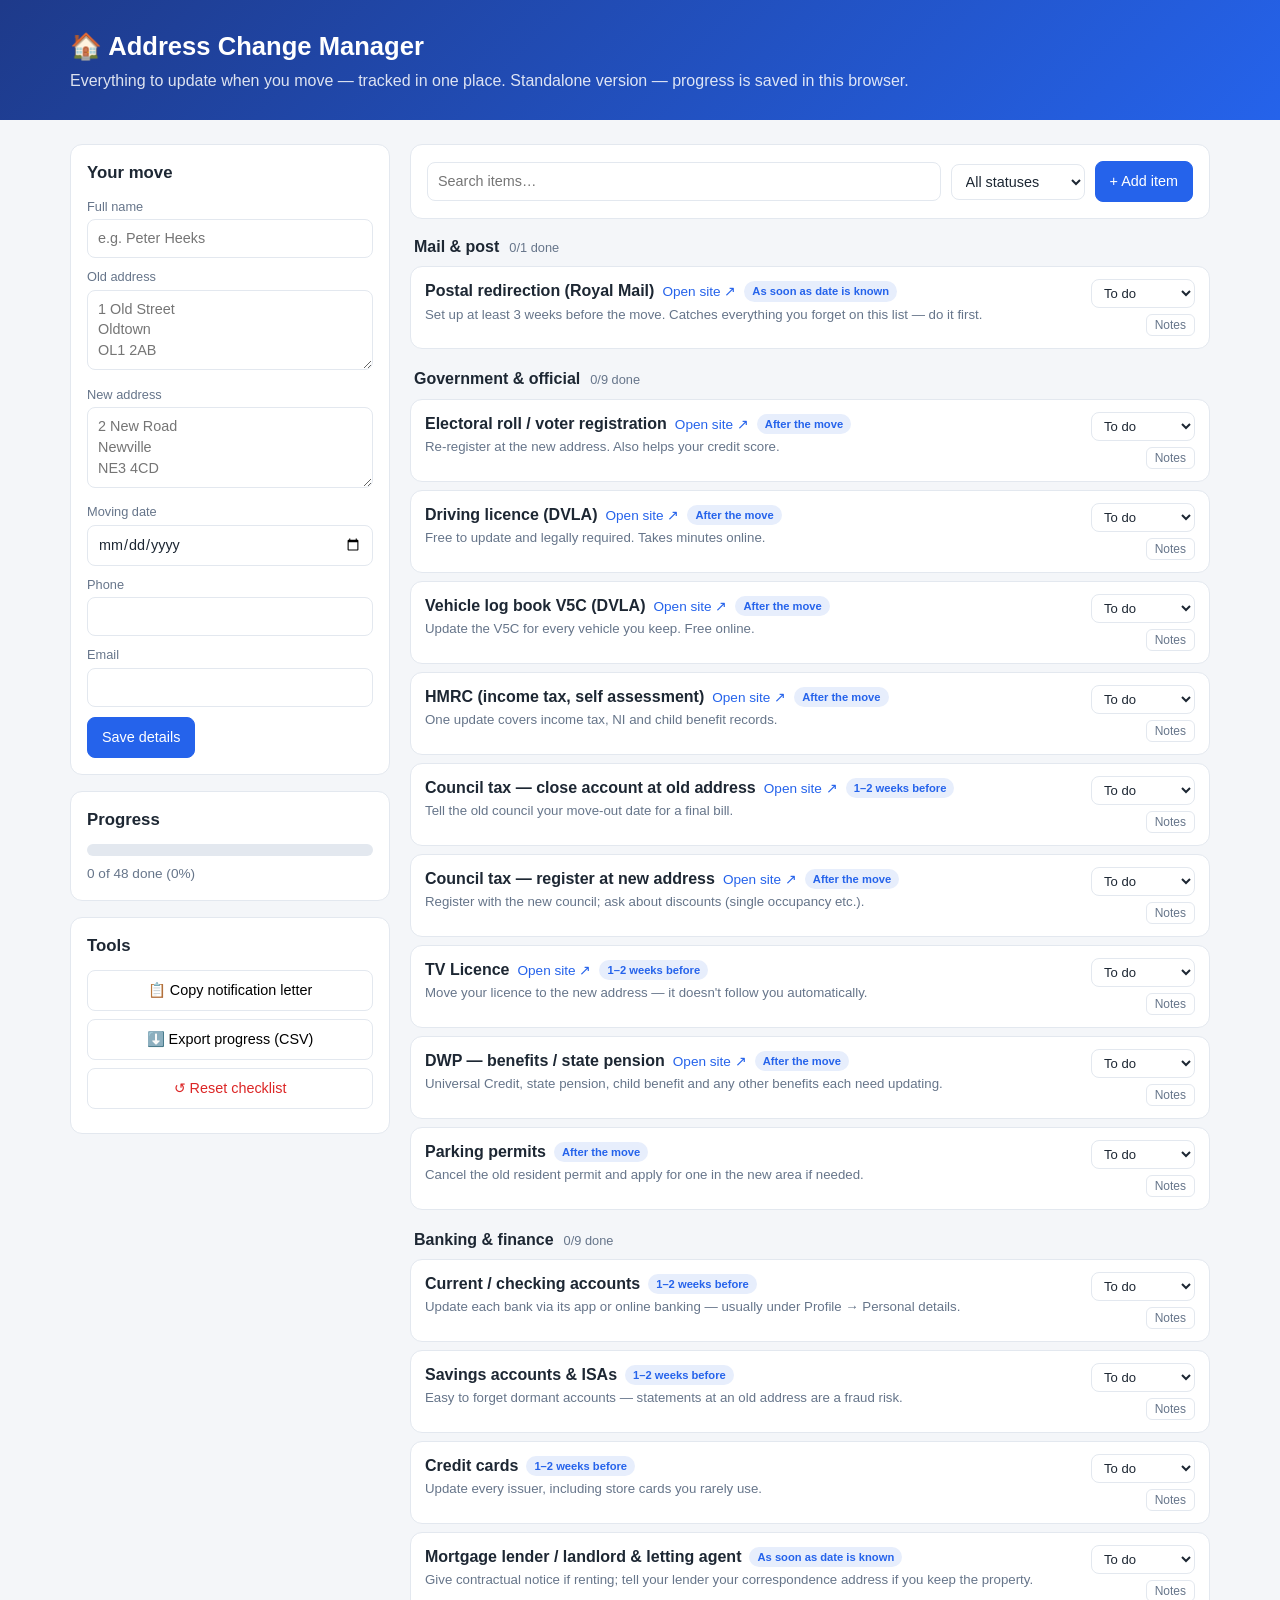
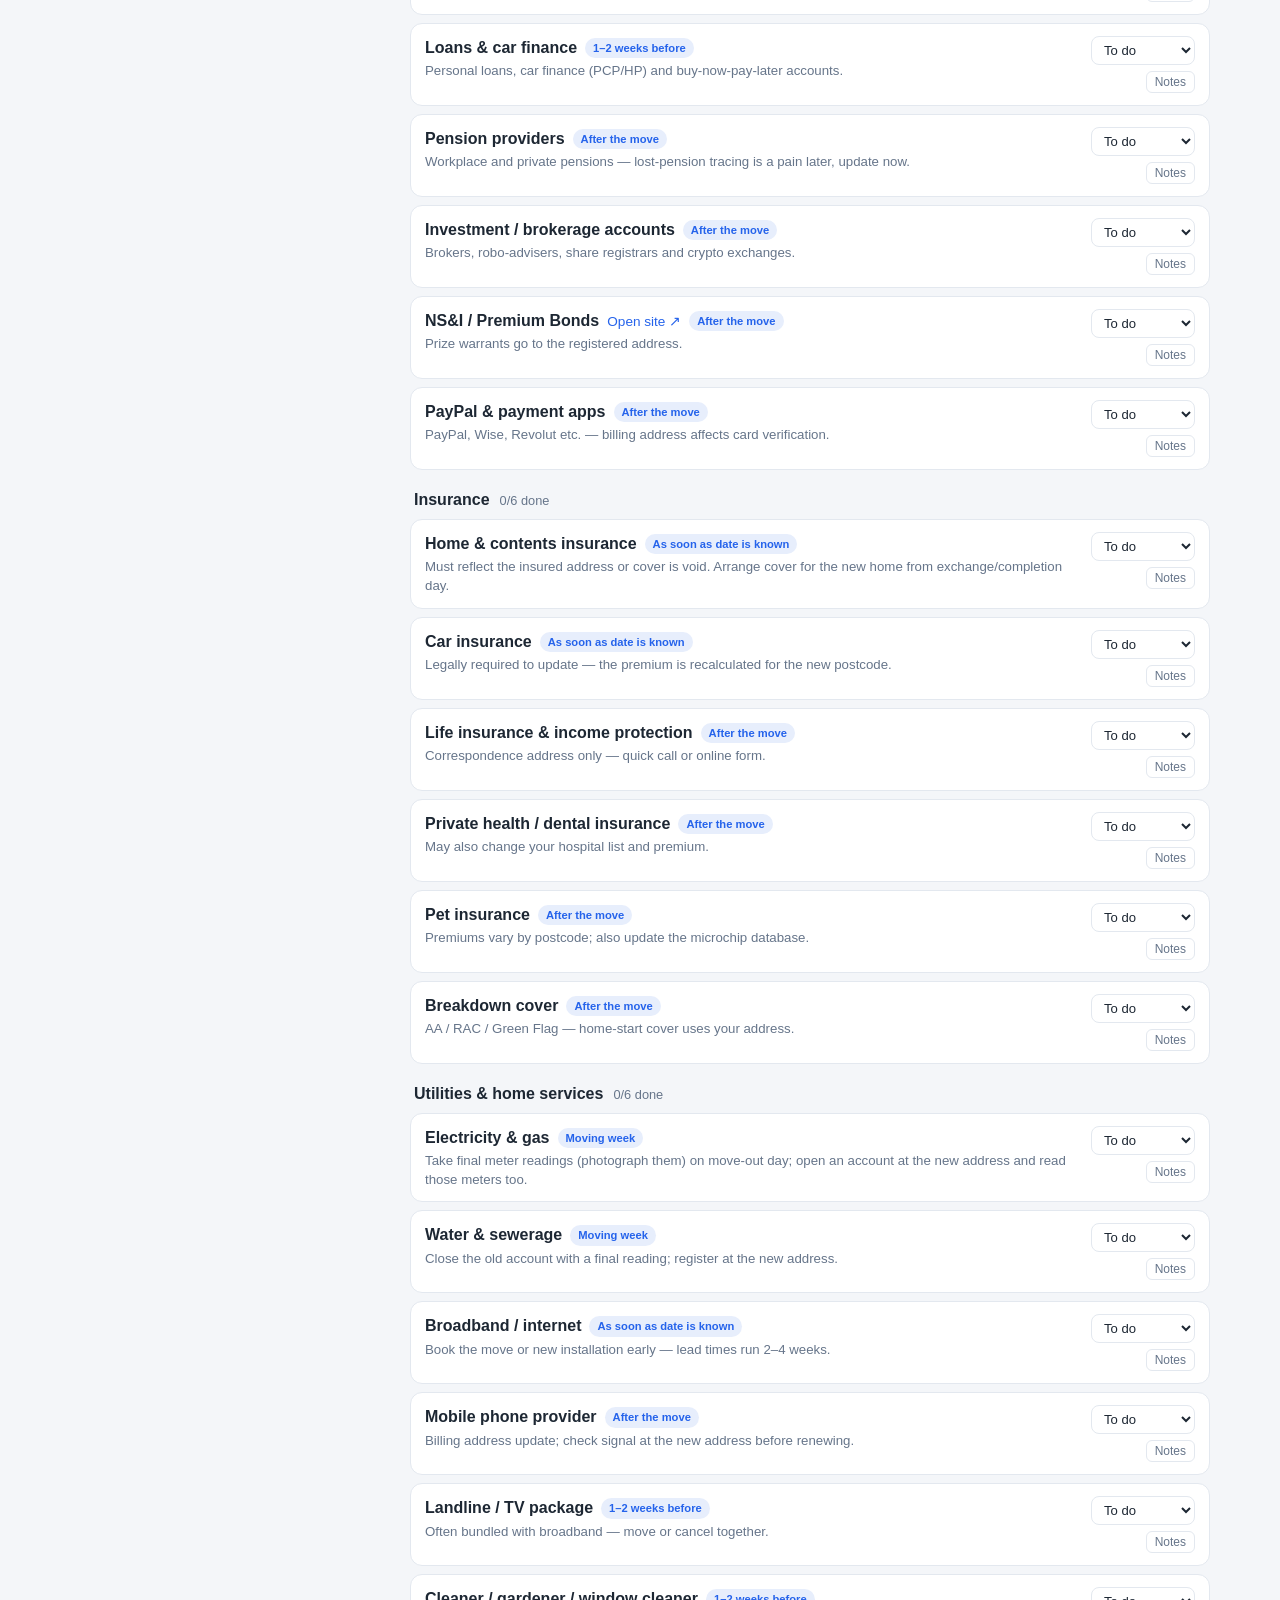
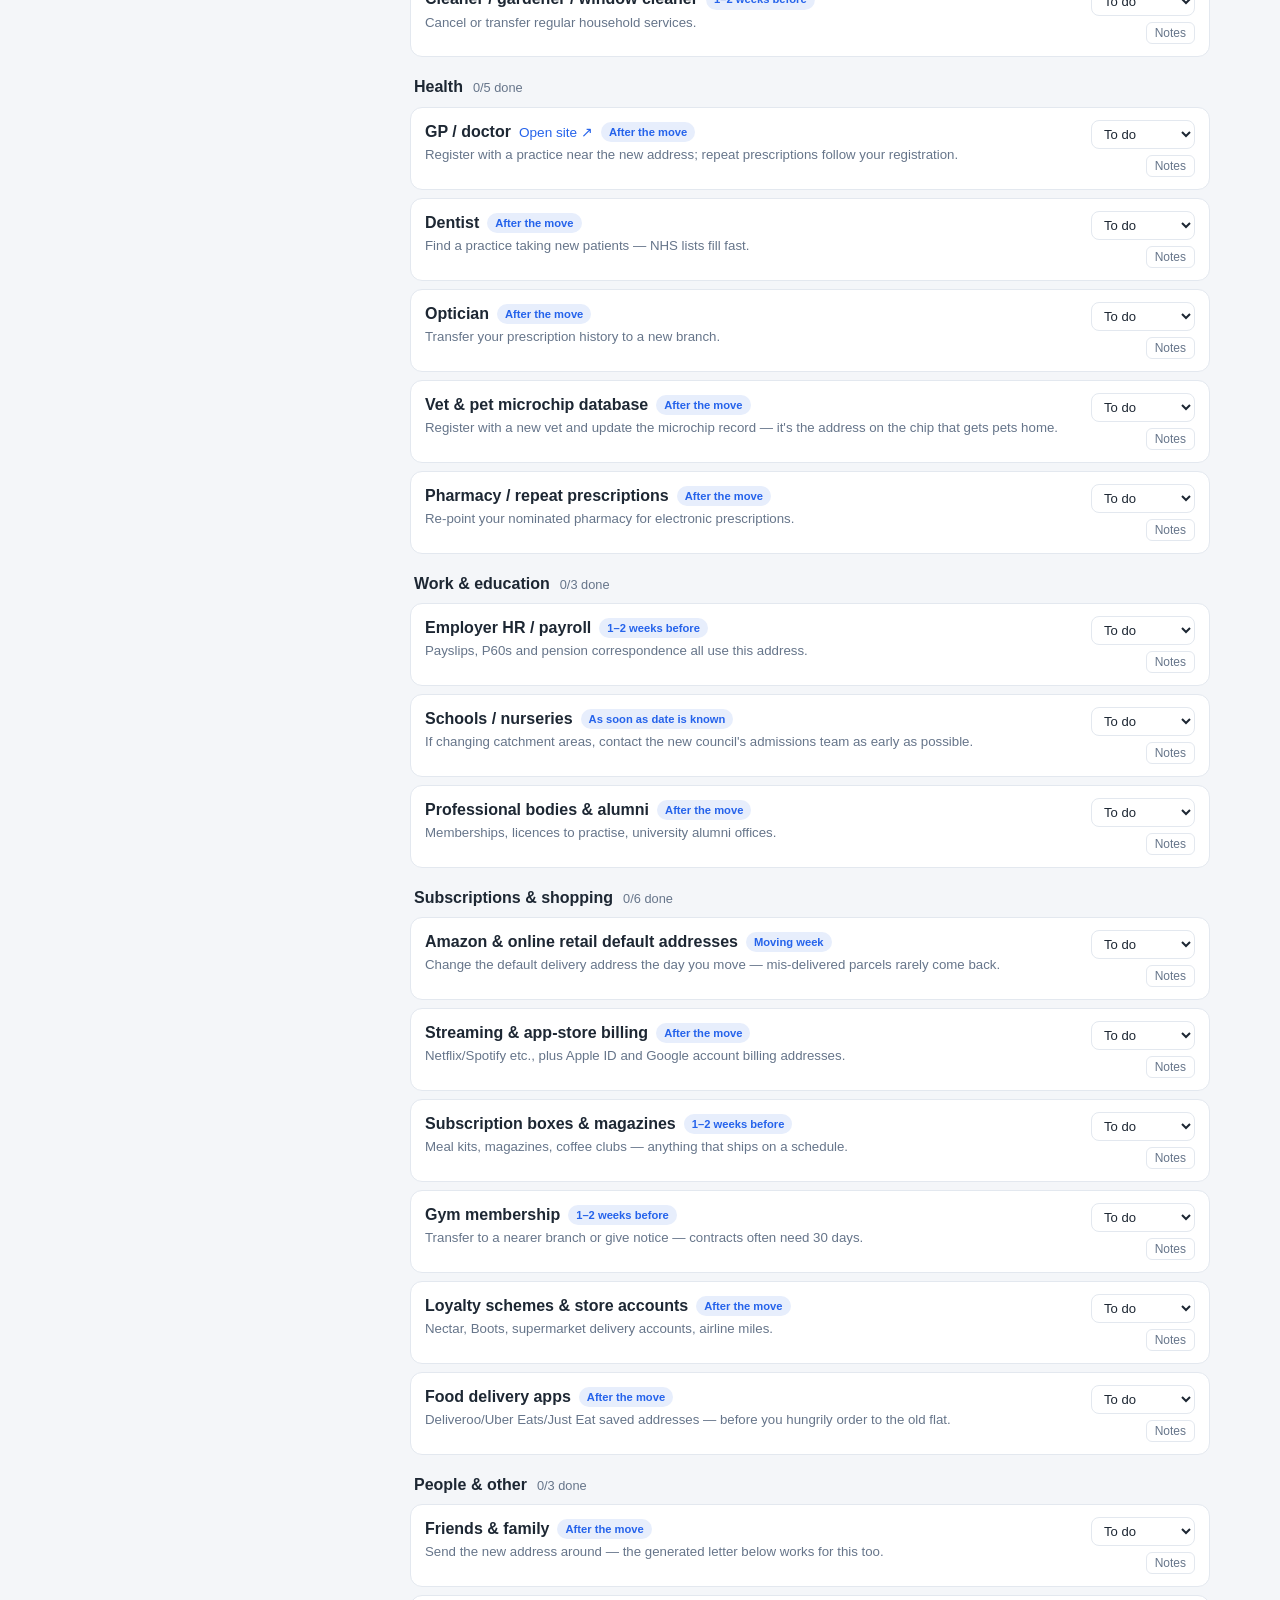
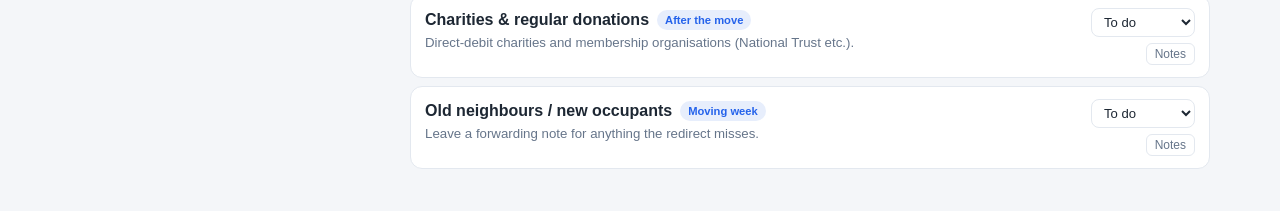
<file: address_change/standalone.html>
<!DOCTYPE html>
<html lang="en">
<head>
  <meta charset="UTF-8">
  <meta name="viewport" content="width=device-width, initial-scale=1.0">
  <title>Address Change Manager</title>
  <style>
:root {
  --bg: #f4f6f9;
  --card: #ffffff;
  --ink: #1d2733;
  --muted: #66758a;
  --line: #e3e8ef;
  --accent: #2563eb;
  --accent-soft: #e7eefc;
  --green: #16a34a;
  --green-soft: #e6f6ec;
  --amber: #d97706;
  --amber-soft: #fdf2e3;
  --red: #dc2626;
  --radius: 12px;
}

* { box-sizing: border-box; }

body {
  margin: 0;
  font-family: -apple-system, BlinkMacSystemFont, "Segoe UI", Roboto, Helvetica, Arial, sans-serif;
  background: var(--bg);
  color: var(--ink);
  line-height: 1.45;
}

header {
  background: linear-gradient(135deg, #1e3a8a, #2563eb);
  color: #fff;
  padding: 28px 0;
}
.header-inner { max-width: 1180px; margin: 0 auto; padding: 0 20px; }
header h1 { margin: 0; font-size: 1.6rem; }
.tagline { margin: 4px 0 0; opacity: 0.85; }

main {
  max-width: 1180px;
  margin: 24px auto;
  padding: 0 20px;
  display: grid;
  grid-template-columns: 320px 1fr;
  gap: 20px;
  align-items: start;
}
@media (max-width: 900px) { main { grid-template-columns: 1fr; } }

.card {
  background: var(--card);
  border: 1px solid var(--line);
  border-radius: var(--radius);
  padding: 16px;
  margin-bottom: 16px;
}
.card h2 { margin: 0 0 12px; font-size: 1.05rem; }

/* ---- sidebar form ---- */
label { display: block; font-size: 0.8rem; color: var(--muted); margin-bottom: 10px; }
input, textarea, select {
  width: 100%;
  margin-top: 3px;
  padding: 8px 10px;
  font: inherit;
  font-size: 0.9rem;
  border: 1px solid var(--line);
  border-radius: 8px;
  background: #fff;
  color: var(--ink);
}
input:focus, textarea:focus, select:focus {
  outline: 2px solid var(--accent-soft);
  border-color: var(--accent);
}

.btn {
  display: inline-block;
  width: 100%;
  margin-bottom: 8px;
  padding: 9px 14px;
  font: inherit;
  font-size: 0.9rem;
  border: 1px solid var(--line);
  border-radius: 8px;
  background: #fff;
  cursor: pointer;
}
.btn:hover { background: var(--bg); }
.btn.primary { background: var(--accent); border-color: var(--accent); color: #fff; }
.btn.primary:hover { background: #1d4ed8; }
.btn.danger { color: var(--red); }
.btn.danger:hover { background: #fdf0f0; }

.save-row { display: flex; align-items: center; gap: 10px; }
.save-row .btn { width: auto; margin-bottom: 0; }
.saved-flash { color: var(--green); font-size: 0.85rem; }

/* ---- progress ---- */
.progress-track {
  height: 12px;
  border-radius: 6px;
  background: var(--line);
  overflow: hidden;
}
.progress-fill {
  height: 100%;
  width: 0;
  border-radius: 6px;
  background: linear-gradient(90deg, #34d399, var(--green));
  transition: width 0.3s ease;
}
.progress-label { margin: 8px 0 0; font-size: 0.85rem; color: var(--muted); }
.countdown { margin-top: 8px; font-size: 0.85rem; color: var(--accent); font-weight: 600; }

/* ---- toolbar ---- */
.toolbar { display: flex; gap: 10px; align-items: center; }
.toolbar input[type="search"] { flex: 1; margin-top: 0; }
.toolbar select { width: auto; margin-top: 0; }
.toolbar .btn { width: auto; margin-bottom: 0; white-space: nowrap; }

/* ---- add form ---- */
.add-form h3 { margin: 0 0 10px; font-size: 0.95rem; }
.add-grid {
  display: grid;
  grid-template-columns: 1fr 1fr;
  gap: 8px;
  margin-bottom: 10px;
}
.add-grid input, .add-grid select { margin-top: 0; }

/* ---- checklist ---- */
.category { margin-bottom: 18px; }
.category-header {
  display: flex;
  align-items: baseline;
  gap: 10px;
  margin: 0 0 8px 4px;
}
.category-header h2 { margin: 0; font-size: 1rem; }
.category-count { font-size: 0.8rem; color: var(--muted); }

.item {
  background: var(--card);
  border: 1px solid var(--line);
  border-radius: var(--radius);
  padding: 12px 14px;
  margin-bottom: 8px;
  display: grid;
  grid-template-columns: 1fr auto;
  gap: 6px 12px;
}
.item.done { opacity: 0.62; }
.item.na { opacity: 0.45; }

.item-main { min-width: 0; }
.item-title { font-weight: 600; }
.item.done .item-title { text-decoration: line-through; }
.item-title a { color: var(--accent); text-decoration: none; font-weight: 500; font-size: 0.85rem; margin-left: 8px; }
.item-title a:hover { text-decoration: underline; }
.item-hint { margin: 2px 0 0; font-size: 0.83rem; color: var(--muted); }

.badge {
  display: inline-block;
  font-size: 0.7rem;
  font-weight: 600;
  padding: 2px 8px;
  border-radius: 999px;
  background: var(--accent-soft);
  color: var(--accent);
  margin-left: 8px;
  vertical-align: 1px;
  white-space: nowrap;
}
.badge.custom { background: var(--amber-soft); color: var(--amber); }

.item-side { display: flex; flex-direction: column; align-items: flex-end; gap: 6px; }
.status-select {
  width: auto;
  margin-top: 0;
  font-size: 0.82rem;
  padding: 5px 8px;
}
.status-select.todo { border-color: var(--line); }
.status-select.in_progress { background: var(--amber-soft); border-color: var(--amber); color: var(--amber); }
.status-select.done { background: var(--green-soft); border-color: var(--green); color: var(--green); }
.status-select.na { color: var(--muted); }

.item-actions { display: flex; gap: 6px; }
.mini-btn {
  font-size: 0.75rem;
  padding: 3px 8px;
  border: 1px solid var(--line);
  border-radius: 6px;
  background: #fff;
  cursor: pointer;
  color: var(--muted);
}
.mini-btn:hover { background: var(--bg); color: var(--ink); }

.item-notes {
  grid-column: 1 / -1;
  margin-top: 4px;
}
.item-notes textarea {
  margin-top: 0;
  font-size: 0.83rem;
  resize: vertical;
}

.empty {
  text-align: center;
  color: var(--muted);
  padding: 40px 0;
}

/* ---- toast ---- */
.toast {
  position: fixed;
  bottom: 24px;
  left: 50%;
  transform: translateX(-50%);
  background: var(--ink);
  color: #fff;
  padding: 10px 18px;
  border-radius: 8px;
  font-size: 0.9rem;
  box-shadow: 0 6px 20px rgba(0,0,0,0.25);
  z-index: 10;
}
</style>
</head>
<body>
  <header>
    <div class="header-inner">
      <h1>🏠 Address Change Manager</h1>
      <p class="tagline">Everything to update when you move — tracked in one place. Standalone version — progress is saved in this browser.</p>
    </div>
  </header>

  <main>
    <aside class="sidebar">
      <section class="card">
        <h2>Your move</h2>
        <form id="move-form">
          <label>Full name
            <input type="text" name="name" placeholder="e.g. Peter Heeks" autocomplete="name">
          </label>
          <label>Old address
            <textarea name="old_address" rows="3" placeholder="1 Old Street&#10;Oldtown&#10;OL1 2AB"></textarea>
          </label>
          <label>New address
            <textarea name="new_address" rows="3" placeholder="2 New Road&#10;Newville&#10;NE3 4CD"></textarea>
          </label>
          <label>Moving date
            <input type="date" name="move_date">
          </label>
          <label>Phone
            <input type="tel" name="phone" autocomplete="tel">
          </label>
          <label>Email
            <input type="email" name="email" autocomplete="email">
          </label>
          <div class="save-row">
            <button type="submit" class="btn primary">Save details</button>
            <span id="move-saved" class="saved-flash" hidden>Saved ✓</span>
          </div>
        </form>
      </section>

      <section class="card">
        <h2>Progress</h2>
        <div class="progress-track"><div id="progress-bar" class="progress-fill"></div></div>
        <p id="progress-label" class="progress-label">0 of 0 done</p>
        <div id="countdown" class="countdown" hidden></div>
      </section>

      <section class="card">
        <h2>Tools</h2>
        <button id="copy-letter" class="btn">📋 Copy notification letter</button>
        <button id="export-csv" class="btn">⬇️ Export progress (CSV)</button>
        <button id="reset" class="btn danger">↺ Reset checklist</button>
      </section>
    </aside>

    <section class="content">
      <div class="toolbar card">
        <input type="search" id="search" placeholder="Search items…">
        <select id="status-filter">
          <option value="all">All statuses</option>
          <option value="open">Still to do</option>
          <option value="todo">To do</option>
          <option value="in_progress">In progress</option>
          <option value="done">Done</option>
          <option value="na">Not applicable</option>
        </select>
        <button id="show-add" class="btn primary">+ Add item</button>
      </div>

      <form id="add-form" class="card add-form" hidden>
        <h3>Add a custom item</h3>
        <div class="add-grid">
          <input type="text" name="name" placeholder="Name (e.g. Wine club)" required>
          <select name="category" id="add-category"></select>
          <input type="url" name="link" placeholder="Link (optional)">
          <input type="text" name="hint" placeholder="Note / reminder (optional)">
        </div>
        <div class="save-row">
          <button type="submit" class="btn primary">Add</button>
          <button type="button" id="cancel-add" class="btn">Cancel</button>
        </div>
      </form>

      <div id="checklist"></div>
    </section>
  </main>

  <div id="toast" class="toast" hidden></div>
  <script>window.MASTER_DATA = {"move": {"name": "", "old_address": "", "new_address": "", "move_date": "", "phone": "", "email": ""}, "items": [{"id": "mail-redirect", "name": "Postal redirection (Royal Mail)", "category": "Mail & post", "when": "As soon as date is known", "hint": "Set up at least 3 weeks before the move. Catches everything you forget on this list — do it first.", "link": "https://www.royalmail.com/personal/receiving-mail/redirection", "status": "todo", "notes": "", "custom": false}, {"id": "electoral-roll", "name": "Electoral roll / voter registration", "category": "Government & official", "when": "After the move", "hint": "Re-register at the new address. Also helps your credit score.", "link": "https://www.gov.uk/register-to-vote", "status": "todo", "notes": "", "custom": false}, {"id": "driving-licence", "name": "Driving licence (DVLA)", "category": "Government & official", "when": "After the move", "hint": "Free to update and legally required. Takes minutes online.", "link": "https://www.gov.uk/change-address-driving-licence", "status": "todo", "notes": "", "custom": false}, {"id": "vehicle-logbook", "name": "Vehicle log book V5C (DVLA)", "category": "Government & official", "when": "After the move", "hint": "Update the V5C for every vehicle you keep. Free online.", "link": "https://www.gov.uk/change-address-log-book", "status": "todo", "notes": "", "custom": false}, {"id": "hmrc", "name": "HMRC (income tax, self assessment)", "category": "Government & official", "when": "After the move", "hint": "One update covers income tax, NI and child benefit records.", "link": "https://www.gov.uk/tell-hmrc-change-of-address", "status": "todo", "notes": "", "custom": false}, {"id": "council-tax-old", "name": "Council tax — close account at old address", "category": "Government & official", "when": "1–2 weeks before", "hint": "Tell the old council your move-out date for a final bill.", "link": "https://www.gov.uk/find-local-council", "status": "todo", "notes": "", "custom": false}, {"id": "council-tax-new", "name": "Council tax — register at new address", "category": "Government & official", "when": "After the move", "hint": "Register with the new council; ask about discounts (single occupancy etc.).", "link": "https://www.gov.uk/find-local-council", "status": "todo", "notes": "", "custom": false}, {"id": "tv-licence", "name": "TV Licence", "category": "Government & official", "when": "1–2 weeks before", "hint": "Move your licence to the new address — it doesn't follow you automatically.", "link": "https://www.tvlicensing.co.uk/check-if-you-need-one/moving-home", "status": "todo", "notes": "", "custom": false}, {"id": "dwp-benefits", "name": "DWP — benefits / state pension", "category": "Government & official", "when": "After the move", "hint": "Universal Credit, state pension, child benefit and any other benefits each need updating.", "link": "https://www.gov.uk/tell-dwp-change-of-circumstances", "status": "todo", "notes": "", "custom": false}, {"id": "parking-permit", "name": "Parking permits", "category": "Government & official", "when": "After the move", "hint": "Cancel the old resident permit and apply for one in the new area if needed.", "link": null, "status": "todo", "notes": "", "custom": false}, {"id": "current-accounts", "name": "Current / checking accounts", "category": "Banking & finance", "when": "1–2 weeks before", "hint": "Update each bank via its app or online banking — usually under Profile → Personal details.", "link": null, "status": "todo", "notes": "", "custom": false}, {"id": "savings-accounts", "name": "Savings accounts & ISAs", "category": "Banking & finance", "when": "1–2 weeks before", "hint": "Easy to forget dormant accounts — statements at an old address are a fraud risk.", "link": null, "status": "todo", "notes": "", "custom": false}, {"id": "credit-cards", "name": "Credit cards", "category": "Banking & finance", "when": "1–2 weeks before", "hint": "Update every issuer, including store cards you rarely use.", "link": null, "status": "todo", "notes": "", "custom": false}, {"id": "mortgage-landlord", "name": "Mortgage lender / landlord & letting agent", "category": "Banking & finance", "when": "As soon as date is known", "hint": "Give contractual notice if renting; tell your lender your correspondence address if you keep the property.", "link": null, "status": "todo", "notes": "", "custom": false}, {"id": "loans-finance", "name": "Loans & car finance", "category": "Banking & finance", "when": "1–2 weeks before", "hint": "Personal loans, car finance (PCP/HP) and buy-now-pay-later accounts.", "link": null, "status": "todo", "notes": "", "custom": false}, {"id": "pensions", "name": "Pension providers", "category": "Banking & finance", "when": "After the move", "hint": "Workplace and private pensions — lost-pension tracing is a pain later, update now.", "link": null, "status": "todo", "notes": "", "custom": false}, {"id": "investments", "name": "Investment / brokerage accounts", "category": "Banking & finance", "when": "After the move", "hint": "Brokers, robo-advisers, share registrars and crypto exchanges.", "link": null, "status": "todo", "notes": "", "custom": false}, {"id": "nsandi", "name": "NS&I / Premium Bonds", "category": "Banking & finance", "when": "After the move", "hint": "Prize warrants go to the registered address.", "link": "https://www.nsandi.com/", "status": "todo", "notes": "", "custom": false}, {"id": "paypal-payments", "name": "PayPal & payment apps", "category": "Banking & finance", "when": "After the move", "hint": "PayPal, Wise, Revolut etc. — billing address affects card verification.", "link": null, "status": "todo", "notes": "", "custom": false}, {"id": "home-insurance", "name": "Home & contents insurance", "category": "Insurance", "when": "As soon as date is known", "hint": "Must reflect the insured address or cover is void. Arrange cover for the new home from exchange/completion day.", "link": null, "status": "todo", "notes": "", "custom": false}, {"id": "car-insurance", "name": "Car insurance", "category": "Insurance", "when": "As soon as date is known", "hint": "Legally required to update — the premium is recalculated for the new postcode.", "link": null, "status": "todo", "notes": "", "custom": false}, {"id": "life-insurance", "name": "Life insurance & income protection", "category": "Insurance", "when": "After the move", "hint": "Correspondence address only — quick call or online form.", "link": null, "status": "todo", "notes": "", "custom": false}, {"id": "health-insurance", "name": "Private health / dental insurance", "category": "Insurance", "when": "After the move", "hint": "May also change your hospital list and premium.", "link": null, "status": "todo", "notes": "", "custom": false}, {"id": "pet-insurance", "name": "Pet insurance", "category": "Insurance", "when": "After the move", "hint": "Premiums vary by postcode; also update the microchip database.", "link": null, "status": "todo", "notes": "", "custom": false}, {"id": "breakdown-cover", "name": "Breakdown cover", "category": "Insurance", "when": "After the move", "hint": "AA / RAC / Green Flag — home-start cover uses your address.", "link": null, "status": "todo", "notes": "", "custom": false}, {"id": "energy", "name": "Electricity & gas", "category": "Utilities & home services", "when": "Moving week", "hint": "Take final meter readings (photograph them) on move-out day; open an account at the new address and read those meters too.", "link": null, "status": "todo", "notes": "", "custom": false}, {"id": "water", "name": "Water & sewerage", "category": "Utilities & home services", "when": "Moving week", "hint": "Close the old account with a final reading; register at the new address.", "link": null, "status": "todo", "notes": "", "custom": false}, {"id": "broadband", "name": "Broadband / internet", "category": "Utilities & home services", "when": "As soon as date is known", "hint": "Book the move or new installation early — lead times run 2–4 weeks.", "link": null, "status": "todo", "notes": "", "custom": false}, {"id": "mobile", "name": "Mobile phone provider", "category": "Utilities & home services", "when": "After the move", "hint": "Billing address update; check signal at the new address before renewing.", "link": null, "status": "todo", "notes": "", "custom": false}, {"id": "landline-tv", "name": "Landline / TV package", "category": "Utilities & home services", "when": "1–2 weeks before", "hint": "Often bundled with broadband — move or cancel together.", "link": null, "status": "todo", "notes": "", "custom": false}, {"id": "home-services", "name": "Cleaner / gardener / window cleaner", "category": "Utilities & home services", "when": "1–2 weeks before", "hint": "Cancel or transfer regular household services.", "link": null, "status": "todo", "notes": "", "custom": false}, {"id": "gp", "name": "GP / doctor", "category": "Health", "when": "After the move", "hint": "Register with a practice near the new address; repeat prescriptions follow your registration.", "link": "https://www.nhs.uk/service-search/find-a-gp", "status": "todo", "notes": "", "custom": false}, {"id": "dentist", "name": "Dentist", "category": "Health", "when": "After the move", "hint": "Find a practice taking new patients — NHS lists fill fast.", "link": null, "status": "todo", "notes": "", "custom": false}, {"id": "optician", "name": "Optician", "category": "Health", "when": "After the move", "hint": "Transfer your prescription history to a new branch.", "link": null, "status": "todo", "notes": "", "custom": false}, {"id": "vet-microchip", "name": "Vet & pet microchip database", "category": "Health", "when": "After the move", "hint": "Register with a new vet and update the microchip record — it's the address on the chip that gets pets home.", "link": null, "status": "todo", "notes": "", "custom": false}, {"id": "pharmacy", "name": "Pharmacy / repeat prescriptions", "category": "Health", "when": "After the move", "hint": "Re-point your nominated pharmacy for electronic prescriptions.", "link": null, "status": "todo", "notes": "", "custom": false}, {"id": "employer", "name": "Employer HR / payroll", "category": "Work & education", "when": "1–2 weeks before", "hint": "Payslips, P60s and pension correspondence all use this address.", "link": null, "status": "todo", "notes": "", "custom": false}, {"id": "schools", "name": "Schools / nurseries", "category": "Work & education", "when": "As soon as date is known", "hint": "If changing catchment areas, contact the new council's admissions team as early as possible.", "link": null, "status": "todo", "notes": "", "custom": false}, {"id": "professional-bodies", "name": "Professional bodies & alumni", "category": "Work & education", "when": "After the move", "hint": "Memberships, licences to practise, university alumni offices.", "link": null, "status": "todo", "notes": "", "custom": false}, {"id": "amazon-retail", "name": "Amazon & online retail default addresses", "category": "Subscriptions & shopping", "when": "Moving week", "hint": "Change the default delivery address the day you move — mis-delivered parcels rarely come back.", "link": null, "status": "todo", "notes": "", "custom": false}, {"id": "streaming", "name": "Streaming & app-store billing", "category": "Subscriptions & shopping", "when": "After the move", "hint": "Netflix/Spotify etc., plus Apple ID and Google account billing addresses.", "link": null, "status": "todo", "notes": "", "custom": false}, {"id": "subscription-boxes", "name": "Subscription boxes & magazines", "category": "Subscriptions & shopping", "when": "1–2 weeks before", "hint": "Meal kits, magazines, coffee clubs — anything that ships on a schedule.", "link": null, "status": "todo", "notes": "", "custom": false}, {"id": "gym", "name": "Gym membership", "category": "Subscriptions & shopping", "when": "1–2 weeks before", "hint": "Transfer to a nearer branch or give notice — contracts often need 30 days.", "link": null, "status": "todo", "notes": "", "custom": false}, {"id": "loyalty", "name": "Loyalty schemes & store accounts", "category": "Subscriptions & shopping", "when": "After the move", "hint": "Nectar, Boots, supermarket delivery accounts, airline miles.", "link": null, "status": "todo", "notes": "", "custom": false}, {"id": "food-delivery", "name": "Food delivery apps", "category": "Subscriptions & shopping", "when": "After the move", "hint": "Deliveroo/Uber Eats/Just Eat saved addresses — before you hungrily order to the old flat.", "link": null, "status": "todo", "notes": "", "custom": false}, {"id": "friends-family", "name": "Friends & family", "category": "People & other", "when": "After the move", "hint": "Send the new address around — the generated letter below works for this too.", "link": null, "status": "todo", "notes": "", "custom": false}, {"id": "charities", "name": "Charities & regular donations", "category": "People & other", "when": "After the move", "hint": "Direct-debit charities and membership organisations (National Trust etc.).", "link": null, "status": "todo", "notes": "", "custom": false}, {"id": "deliveries-neighbour", "name": "Old neighbours / new occupants", "category": "People & other", "when": "Moving week", "hint": "Leave a forwarding note for anything the redirect misses.", "link": null, "status": "todo", "notes": "", "custom": false}], "categories": ["Mail & post", "Government & official", "Banking & finance", "Insurance", "Utilities & home services", "Health", "Work & education", "Subscriptions & shopping", "People & other"]};</script>
<script>
/* Address Change Manager — frontend logic. Talks to the JSON API in app.py. */

let state = null;

const $ = (sel) => document.querySelector(sel);

const STATUS_LABELS = {
  todo: "To do",
  in_progress: "In progress",
  done: "Done ✓",
  na: "N/A",
};

// ---------------------------------------------------------------- api helpers
// In the standalone build (build.py inlines everything into standalone.html),
// window.MASTER_DATA is defined and state persists to localStorage instead of
// the server. Both modes share all the code below this section.
const LOCAL_KEY = "address-change-manager-v1";

function saveLocal() {
  localStorage.setItem(LOCAL_KEY, JSON.stringify(state));
}

function loadLocal() {
  const master = JSON.parse(JSON.stringify(window.MASTER_DATA));
  const raw = localStorage.getItem(LOCAL_KEY);
  if (!raw) return master;
  let saved;
  try { saved = JSON.parse(raw); } catch { return master; }
  // Merge in master items added since this browser's copy was saved.
  const known = new Set(saved.items.map((i) => i.id));
  for (const item of master.items) if (!known.has(item.id)) saved.items.push(item);
  saved.categories = master.categories;
  return saved;
}

function localApi(path, method, body) {
  // Persist on the next tick, after the caller has applied the returned
  // value to `state` (callers update state synchronously after awaiting).
  setTimeout(saveLocal, 0);

  if (path === "/api/state" && method === "GET") return loadLocal();

  if (path === "/api/move" && method === "PUT") {
    for (const key of Object.keys(state.move)) {
      if (key in body) state.move[key] = String(body[key]);
    }
    return { ...state.move };
  }

  if (path === "/api/reset" && method === "POST") {
    localStorage.removeItem(LOCAL_KEY);
    return JSON.parse(JSON.stringify(window.MASTER_DATA));
  }

  if (path === "/api/items" && method === "POST") {
    return {
      id: "custom-" + Math.random().toString(16).slice(2, 10),
      name: String(body.name || "").trim(),
      category: state.categories.includes(body.category) ? body.category : "People & other",
      when: "As soon as date is known",
      hint: String(body.hint || "").trim(),
      link: String(body.link || "").trim() || null,
      status: "todo",
      notes: "",
      custom: true,
    };
  }

  const m = path.match(/^\/api\/items\/([\w-]+)$/);
  if (m) {
    const item = state.items.find((i) => i.id === m[1]);
    if (!item) throw new Error("unknown item");
    if (method === "PATCH") {
      if ("status" in body) item.status = body.status;
      if ("notes" in body) item.notes = String(body.notes);
      return { ...item };
    }
    if (method === "DELETE") return { deleted: item.id };
  }
  throw new Error(`unsupported: ${method} ${path}`);
}

async function api(path, method = "GET", body = null) {
  if (window.MASTER_DATA) return localApi(path, method, body);
  const opts = { method, headers: {} };
  if (body !== null) {
    opts.headers["Content-Type"] = "application/json";
    opts.body = JSON.stringify(body);
  }
  const res = await fetch(path, opts);
  if (!res.ok) {
    const err = await res.json().catch(() => ({}));
    throw new Error(err.error || `${method} ${path} failed (${res.status})`);
  }
  return res.json();
}

function toast(msg) {
  const el = $("#toast");
  el.textContent = msg;
  el.hidden = false;
  clearTimeout(el._t);
  el._t = setTimeout(() => { el.hidden = true; }, 2500);
}

function debounce(fn, ms) {
  let t;
  return (...args) => { clearTimeout(t); t = setTimeout(() => fn(...args), ms); };
}

// ---------------------------------------------------------------- rendering
function visibleItems() {
  const q = $("#search").value.trim().toLowerCase();
  const filter = $("#status-filter").value;
  return state.items.filter((item) => {
    if (filter === "open" && (item.status === "done" || item.status === "na")) return false;
    if (filter !== "all" && filter !== "open" && item.status !== filter) return false;
    if (q && !(item.name + " " + (item.hint || "")).toLowerCase().includes(q)) return false;
    return true;
  });
}

function renderProgress() {
  const relevant = state.items.filter((i) => i.status !== "na");
  const done = relevant.filter((i) => i.status === "done").length;
  const pct = relevant.length ? Math.round((done / relevant.length) * 100) : 0;
  $("#progress-bar").style.width = pct + "%";
  $("#progress-label").textContent = `${done} of ${relevant.length} done (${pct}%)`;

  const cd = $("#countdown");
  if (state.move.move_date) {
    const days = Math.ceil((new Date(state.move.move_date) - new Date()) / 86400000);
    cd.hidden = false;
    if (days > 1) cd.textContent = `🗓️ ${days} days until moving day`;
    else if (days === 1) cd.textContent = "🗓️ Moving day is tomorrow!";
    else if (days === 0) cd.textContent = "🚚 Moving day is today!";
    else cd.textContent = `✅ Moved ${-days} day${days === -1 ? "" : "s"} ago`;
  } else {
    cd.hidden = true;
  }
}

function itemCard(item) {
  const div = document.createElement("div");
  div.className = `item ${item.status}`;
  div.dataset.id = item.id;

  const main = document.createElement("div");
  main.className = "item-main";

  const title = document.createElement("div");
  title.className = "item-title";
  title.textContent = item.name;
  if (item.link) {
    const a = document.createElement("a");
    a.href = item.link;
    a.target = "_blank";
    a.rel = "noopener";
    a.textContent = "Open site ↗";
    title.appendChild(a);
  }
  const when = document.createElement("span");
  when.className = "badge";
  when.textContent = item.when;
  title.appendChild(when);
  if (item.custom) {
    const c = document.createElement("span");
    c.className = "badge custom";
    c.textContent = "custom";
    title.appendChild(c);
  }
  main.appendChild(title);

  if (item.hint) {
    const hint = document.createElement("p");
    hint.className = "item-hint";
    hint.textContent = item.hint;
    main.appendChild(hint);
  }
  div.appendChild(main);

  const side = document.createElement("div");
  side.className = "item-side";

  const sel = document.createElement("select");
  sel.className = `status-select ${item.status}`;
  for (const [value, label] of Object.entries(STATUS_LABELS)) {
    const opt = document.createElement("option");
    opt.value = value;
    opt.textContent = label;
    opt.selected = value === item.status;
    sel.appendChild(opt);
  }
  sel.addEventListener("change", async () => {
    const updated = await api(`/api/items/${item.id}`, "PATCH", { status: sel.value });
    Object.assign(item, updated);
    render();
  });
  side.appendChild(sel);

  const actions = document.createElement("div");
  actions.className = "item-actions";

  const notesBtn = document.createElement("button");
  notesBtn.className = "mini-btn";
  notesBtn.textContent = item.notes ? "Notes •" : "Notes";
  notesBtn.addEventListener("click", () => {
    const wrap = div.querySelector(".item-notes");
    wrap.hidden = !wrap.hidden;
    if (!wrap.hidden) wrap.querySelector("textarea").focus();
  });
  actions.appendChild(notesBtn);

  if (item.custom) {
    const del = document.createElement("button");
    del.className = "mini-btn";
    del.textContent = "Delete";
    del.addEventListener("click", async () => {
      if (!confirm(`Delete "${item.name}"?`)) return;
      await api(`/api/items/${item.id}`, "DELETE");
      state.items = state.items.filter((i) => i.id !== item.id);
      render();
    });
    actions.appendChild(del);
  }
  side.appendChild(actions);
  div.appendChild(side);

  const notesWrap = document.createElement("div");
  notesWrap.className = "item-notes";
  notesWrap.hidden = !item.notes;
  const ta = document.createElement("textarea");
  ta.rows = 2;
  ta.placeholder = "Account numbers, who you spoke to, reference numbers…";
  ta.value = item.notes || "";
  ta.addEventListener("input", debounce(async () => {
    item.notes = ta.value;
    await api(`/api/items/${item.id}`, "PATCH", { notes: ta.value });
    notesBtn.textContent = ta.value ? "Notes •" : "Notes";
  }, 500));
  notesWrap.appendChild(ta);
  div.appendChild(notesWrap);

  return div;
}

function render() {
  const root = $("#checklist");
  root.innerHTML = "";
  const items = visibleItems();

  for (const category of state.categories) {
    const inCat = items.filter((i) => i.category === category);
    if (!inCat.length) continue;

    const all = state.items.filter((i) => i.category === category && i.status !== "na");
    const done = all.filter((i) => i.status === "done").length;

    const section = document.createElement("div");
    section.className = "category";
    const header = document.createElement("div");
    header.className = "category-header";
    header.innerHTML = `<h2>${category}</h2><span class="category-count">${done}/${all.length} done</span>`;
    section.appendChild(header);
    for (const item of inCat) section.appendChild(itemCard(item));
    root.appendChild(section);
  }

  if (!items.length) {
    root.innerHTML = '<p class="empty">Nothing matches — adjust the search or filter.</p>';
  }
  renderProgress();
}

// ---------------------------------------------------------------- move form
function fillMoveForm() {
  const form = $("#move-form");
  for (const [key, value] of Object.entries(state.move)) {
    if (form.elements[key]) form.elements[key].value = value;
  }
}

$("#move-form").addEventListener("submit", async (e) => {
  e.preventDefault();
  const form = e.target;
  const move = {};
  for (const key of Object.keys(state.move)) move[key] = form.elements[key].value;
  state.move = await api("/api/move", "PUT", move);
  const flash = $("#move-saved");
  flash.hidden = false;
  setTimeout(() => { flash.hidden = true; }, 2000);
  renderProgress();
});

// ---------------------------------------------------------------- tools
function buildLetter() {
  const m = state.move;
  const date = m.move_date
    ? new Date(m.move_date).toLocaleDateString(undefined, { day: "numeric", month: "long", year: "numeric" })
    : "[moving date]";
  return `Dear Sir or Madam,

Re: Change of address — ${m.name || "[your name]"}

I am writing to notify you that I am moving home and would like the address you hold on file for me updated.

Current address on file:
${m.old_address || "[old address]"}

New address (effective ${date}):
${m.new_address || "[new address]"}

Please update your records and send all future correspondence to the new address. Should you need to contact me, I can be reached${m.phone ? ` on ${m.phone}` : ""}${m.phone && m.email ? " or" : ""}${m.email ? ` at ${m.email}` : ""}.

Thank you for your assistance.

Yours faithfully,
${m.name || "[your name]"}`;
}

$("#copy-letter").addEventListener("click", async () => {
  try {
    await navigator.clipboard.writeText(buildLetter());
    toast("Notification letter copied to clipboard");
  } catch {
    // Clipboard API can be unavailable over plain http — fall back to a prompt.
    window.prompt("Copy the letter below:", buildLetter());
  }
});

$("#export-csv").addEventListener("click", () => {
  const esc = (s) => `"${String(s || "").replace(/"/g, '""')}"`;
  const rows = [["Category", "Item", "When", "Status", "Notes", "Link"]];
  for (const item of state.items) {
    rows.push([item.category, item.name, item.when, STATUS_LABELS[item.status], item.notes, item.link || ""]);
  }
  const csv = rows.map((r) => r.map(esc).join(",")).join("\n");
  const a = document.createElement("a");
  a.href = URL.createObjectURL(new Blob([csv], { type: "text/csv" }));
  a.download = "address-change-progress.csv";
  a.click();
  URL.revokeObjectURL(a.href);
});

$("#reset").addEventListener("click", async () => {
  if (!confirm("Reset everything? All statuses, notes and custom items will be cleared.")) return;
  state = await api("/api/reset", "POST");
  fillMoveForm();
  render();
  toast("Checklist reset");
});

// ---------------------------------------------------------------- add item
$("#show-add").addEventListener("click", () => {
  $("#add-form").hidden = false;
  $("#add-form").elements.name.focus();
});
$("#cancel-add").addEventListener("click", () => { $("#add-form").hidden = true; });

$("#add-form").addEventListener("submit", async (e) => {
  e.preventDefault();
  const form = e.target;
  const item = await api("/api/items", "POST", {
    name: form.elements.name.value,
    category: form.elements.category.value,
    link: form.elements.link.value,
    hint: form.elements.hint.value,
  });
  state.items.push(item);
  form.reset();
  form.hidden = true;
  render();
  toast(`Added "${item.name}"`);
});

// ---------------------------------------------------------------- boot
$("#search").addEventListener("input", debounce(render, 150));
$("#status-filter").addEventListener("change", render);

(async function boot() {
  state = await api("/api/state");
  const catSel = $("#add-category");
  for (const c of state.categories) {
    const opt = document.createElement("option");
    opt.value = c;
    opt.textContent = c;
    catSel.appendChild(opt);
  }
  fillMoveForm();
  render();
})();
</script>
</body>
</html>
</file>
